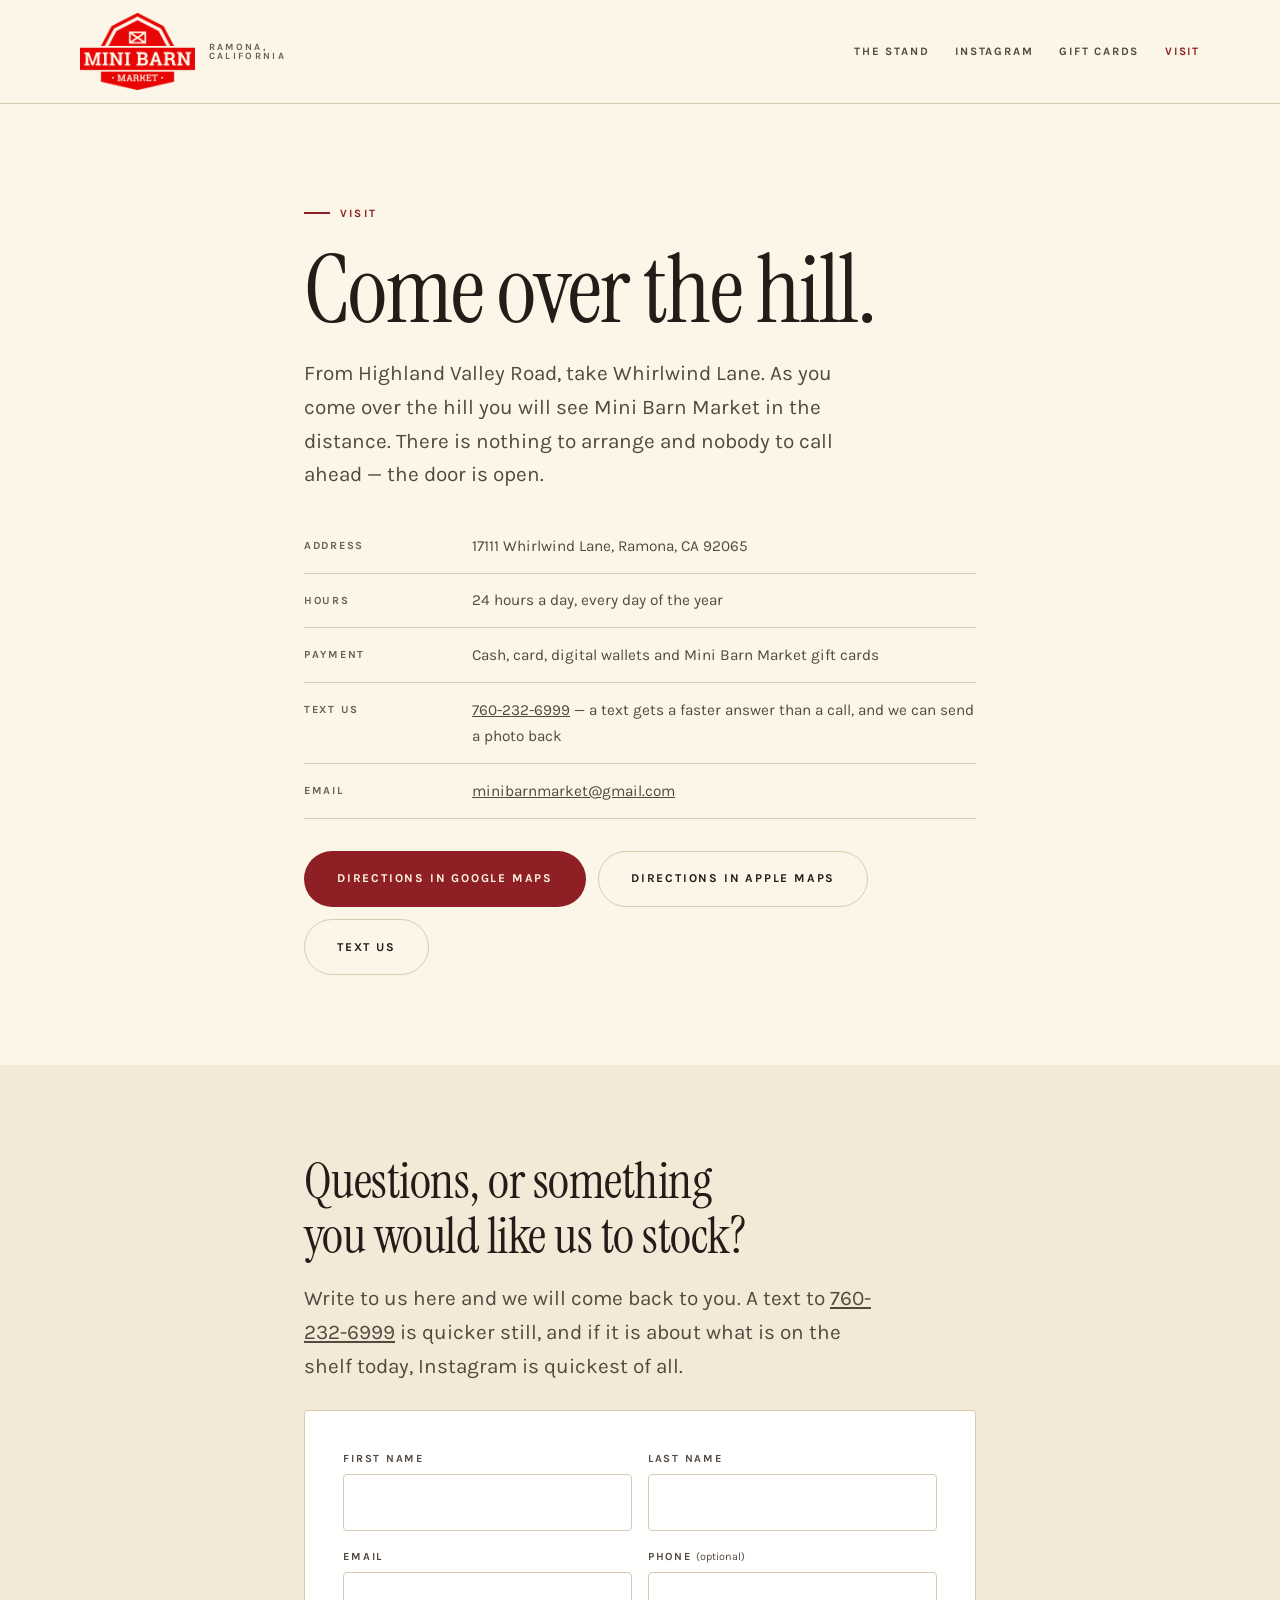
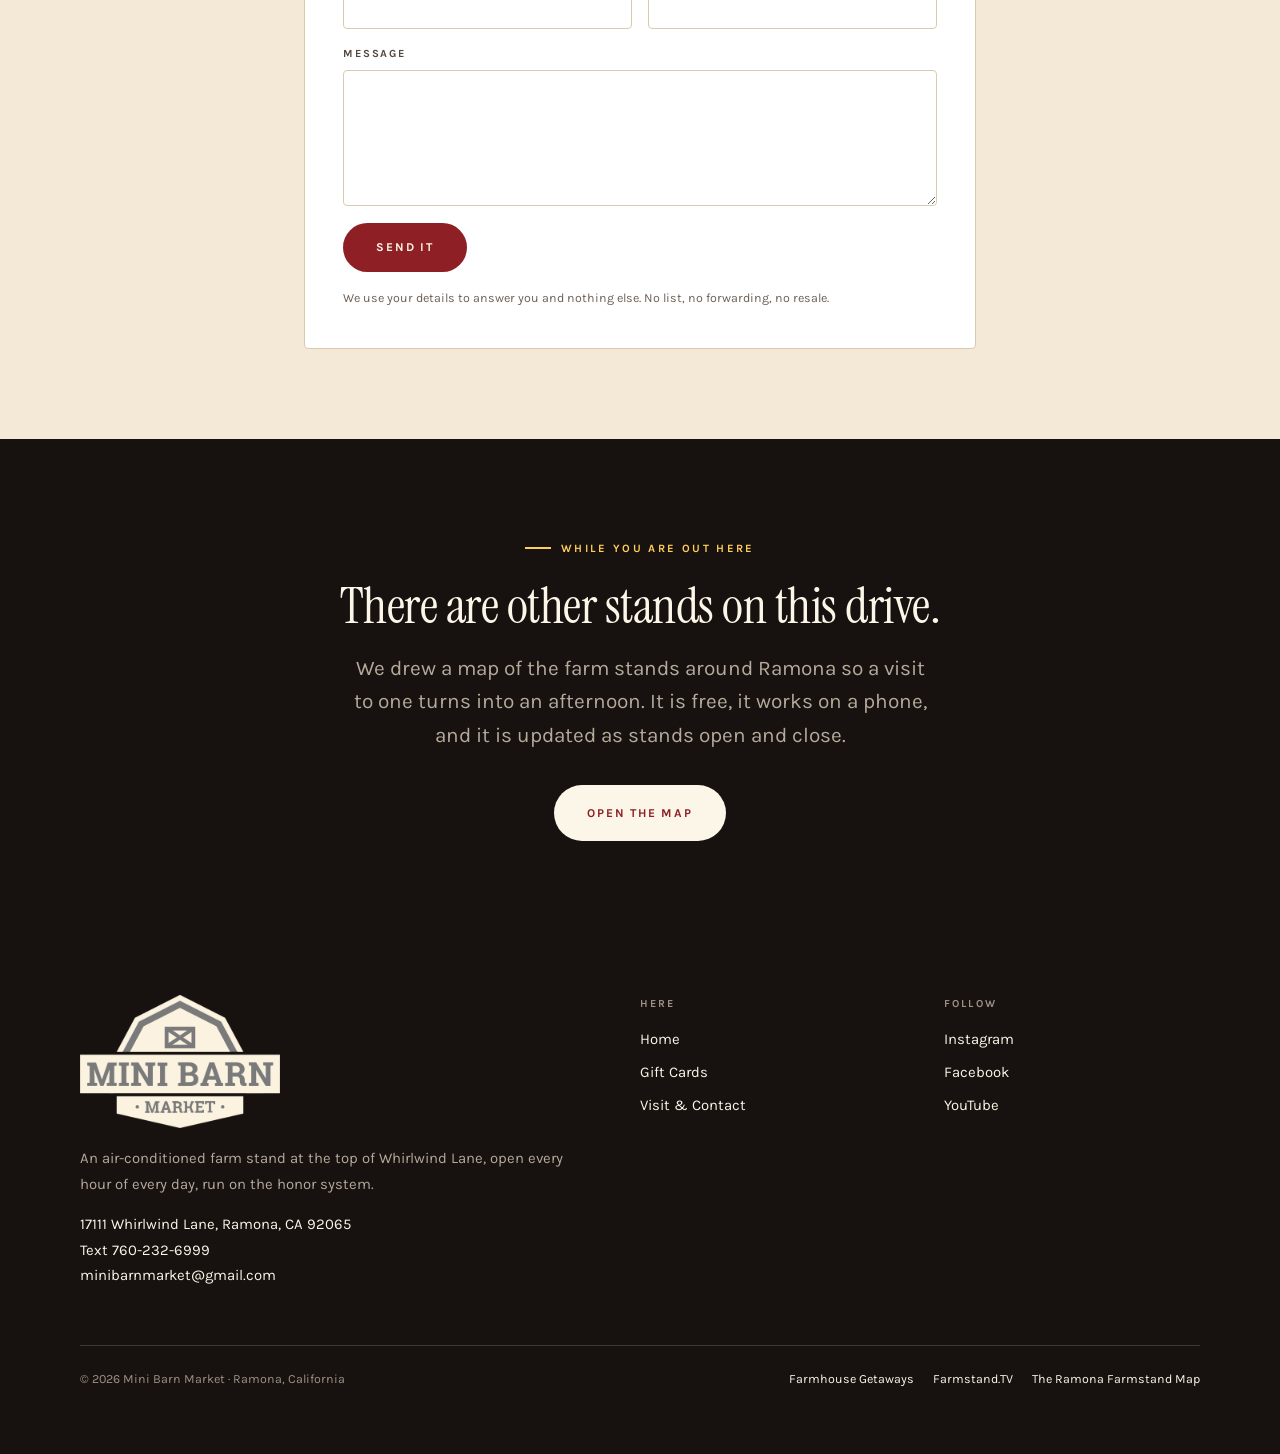
<file: contact.html>
<!DOCTYPE html>
<html lang="en">
<head>
<meta charset="utf-8">
<!-- Google tag (gtag.js) -->
<script src="/js/attribution.js"></script>
<script async src="https://www.googletagmanager.com/gtag/js?id=G-ZWF3V4V2GE"></script>
<script>
  window.dataLayer = window.dataLayer || [];
  function gtag(){dataLayer.push(arguments);}
  gtag('js', new Date());
  gtag('config', 'G-ZWF3V4V2GE');
</script>
<meta name="viewport" content="width=device-width, initial-scale=1">
<title>Visit &amp; Contact — Mini Barn Market</title>
<meta name="description" content="Mini Barn Market is at 17111 Whirlwind Lane, Ramona, CA 92065, open 24 hours a day. Directions, text us, email and a contact form.">
<link rel="canonical" href="https://minibarnmarket.com/contact">
<meta property="og:site_name" content="Mini Barn Market">
<meta property="og:title" content="Visit &amp; Contact — Mini Barn Market">
<meta property="og:description" content="Mini Barn Market is at 17111 Whirlwind Lane, Ramona, CA 92065, open 24 hours a day. Directions, text us, email and a contact form.">
<meta property="og:type" content="website">
<meta property="og:url" content="https://minibarnmarket.com/contact">
<meta property="og:image" content="https://minibarnmarket.com/images/rbr-eggs-kids.jpg">
<meta name="twitter:card" content="summary_large_image">
<link rel="preconnect" href="https://fonts.googleapis.com">
<link rel="preconnect" href="https://fonts.gstatic.com" crossorigin>
<link href="https://fonts.googleapis.com/css2?family=Instrument+Serif:ital@0;1&family=Karla:ital,wght@0,400;0,500;0,700;1,400&display=swap" rel="stylesheet">
<link rel="icon" href="/favicon.svg" type="image/svg+xml">
<meta name="theme-color" content="#8E1F24">
<link rel="stylesheet" href="/css/site.css?v=6f5d11fb">
<script>if(!window.matchMedia('(prefers-reduced-motion: reduce)').matches)document.documentElement.className+=' js';</script>
<script src="/js/scroll-progress.js" defer></script>
</head>
<body>
<a class="skip" href="#main">Skip to content</a>
<header class="masthead">
  <div class="wrap masthead-inner">
    <a class="wordmark" href="/"><img src="/images/logo-red.png" width="1000" height="669" alt="Mini Barn Market"><span>Ramona, California</span></a>
    <nav class="nav" aria-label="Main"><a href="/#stand">The Stand</a><a href="/#instagram">Instagram</a><a href="/giftcards">Gift Cards</a><a href="/contact" aria-current="page">Visit</a></nav>
  </div>
</header>
<main id="main">
<section class="band paper">
  <div class="wrap wrap-narrow">
    <p class="tag">Visit</p>
    <h1 class="display">Come over the hill.</h1>
    <p class="lede">From Highland Valley Road, take Whirlwind Lane. As you come
      over the hill you will see Mini Barn Market in the distance. There is
      nothing to arrange and nobody to call ahead — the door is open.</p>
    <ul class="facts">
      <li><span class="k">Address</span><span class="v">17111 Whirlwind Lane, Ramona, CA 92065</span></li>
      <li><span class="k">Hours</span><span class="v">24 hours a day, every day of the year</span></li>
      <li><span class="k">Payment</span><span class="v">Cash, card, digital wallets and Mini Barn Market gift cards</span></li>
      <li><span class="k">Text us</span><span class="v"><a href="sms:+17602326999">760-232-6999</a> &mdash; a text gets a faster answer than a call, and we can send a photo back</span></li>
      <li><span class="k">Email</span><span class="v"><a href="mailto:minibarnmarket@gmail.com">minibarnmarket@gmail.com</a></span></li>
    </ul>
    <div class="btn-row">
      <a class="btn btn-go" href="https://www.google.com/maps/dir/?api=1&destination=33.0217514,-116.9316667" target="_blank" rel="noopener">Directions in Google Maps</a>
      <a class="btn btn-line" href="https://maps.apple.com/?daddr=33.0217514,-116.9316667&dirflg=d" target="_blank" rel="noopener">Directions in Apple Maps</a>
      <a class="btn btn-line" href="sms:+17602326999">Text us</a>
    </div>
  </div>
</section>

<section class="band paper-2 rv">
  <div class="wrap wrap-narrow">
    <h2 class="headline">Questions, or something you would like us to stock?</h2>
    <p class="lede">Write to us here and we will come back to you. A text to
      <a href="sms:+17602326999">760-232-6999</a> is quicker still, and if it is about
      what is on the shelf today, Instagram is quickest of all.</p>

    <form action='/thanks' class='form-card' method='POST' name='contact' data-netlify="true" netlify-honeypot="bot-field">
      <input type="hidden" name="form-name" value="contact">
        <input type="hidden" name="arrived-from" value=""><input type="hidden" name="first-visit-from" value=""><input type="hidden" name="arrived-landing" value=""><input type="hidden" name="arrived-referrer" value=""><input type="hidden" name="arrived-campaign" value=""><input type="hidden" name="arrived-click-id" value="">
      <p class="hp"><label>Do not fill this in: <input name="bot-field"></label></p>

      <div class="field-pair">
        <div class="field">
          <label for="first">First name</label>
          <input id="first" name="first-name" type="text" autocomplete="given-name" required>
        </div>
        <div class="field">
          <label for="last">Last name</label>
          <input id="last" name="last-name" type="text" autocomplete="family-name" required>
        </div>
      </div>
      <div class="field-pair">
        <div class="field">
          <label for="email">Email</label>
          <input id="email" name="email" type="email" autocomplete="email" required>
        </div>
        <div class="field">
          <label for="phone">Phone <span style="text-transform:none;letter-spacing:0;font-weight:400">(optional)</span></label>
          <input id="phone" name="phone" type="tel" autocomplete="tel">
        </div>
      </div>
      <div class="field">
        <label for="message">Message</label>
        <textarea id="message" name="message" required></textarea>
      </div>
      <button class="btn btn-go" type="submit">Send it</button>
      <p class="fine">We use your details to answer you and nothing else. No list,
        no forwarding, no resale.</p>
    </form>
  </div>
</section>

<section class="band dark rv">
  <div class="wrap wrap-narrow centered">
    <p class="tag">While you are out here</p>
    <h2 class="headline">There are other stands on this drive.</h2>
    <p class="lede">We drew a map of the farm stands around Ramona so a visit to
      one turns into an afternoon. It is free, it works on a phone, and it is
      updated as stands open and close.</p>
    <div class="btn-row"><a class="btn btn-go" href="https://farmstandtv.com/maps" target="_blank" rel="noopener">Open the map</a></div>
  </div>
</section>
</main>
<footer class="foot">
  <div class="wrap">
    <div class="foot-grid">
      <div>
        <img class="foot-mark" src="/images/logo-tan.png" width="1000" height="669" alt="Mini Barn Market">
        <p>An air-conditioned farm stand at the top of Whirlwind Lane, open every
           hour of every day, run on the honor system.</p>
        <p><a href="https://www.google.com/maps/dir/?api=1&destination=33.0217514,-116.9316667" target="_blank" rel="noopener">17111 Whirlwind Lane, Ramona, CA 92065</a><br>
           <a href="sms:+17602326999">Text 760-232-6999</a><br>
           <a href="mailto:minibarnmarket@gmail.com">minibarnmarket@gmail.com</a></p>
      </div>
      <div>
        <h2>Here</h2>
        <ul>
          <li><a href="/">Home</a></li>
          <li><a href="/giftcards">Gift Cards</a></li>
          <li><a href="/contact">Visit &amp; Contact</a></li>
        </ul>
      </div>
      <div>
        <h2>Follow</h2>
        <ul>
          <li><a href="https://www.instagram.com/minibarnmarket/" target="_blank" rel="noopener">Instagram</a></li>
          <li><a href="https://www.facebook.com/minibarnmarketramona" target="_blank" rel="noopener">Facebook</a></li>
          <li><a href="https://www.youtube.com/channel/UCrv4uGI6qNeQpDjoDmMhRxQ" target="_blank" rel="noopener">YouTube</a></li>
        </ul>
      </div>
    </div>
    <div class="foot-fine">
      <span>&copy; 2026 Mini Barn Market &middot; Ramona, California</span>
      <span class="sisters">
        <a href="https://farmhousegetaways.com/" target="_blank" rel="noopener">Farmhouse Getaways</a>
        <a href="https://farmstandtv.com/" target="_blank" rel="noopener">Farmstand.TV</a>
        <a href="https://farmstandtv.com/maps" target="_blank" rel="noopener">The Ramona Farmstand Map</a>
      </span>
    </div>
  </div>
</footer>
<script>
/* Reveal each section as it arrives. If anything in here throws, the catch
   strips the .js class and everything becomes visible again — a decorative
   animation must never cost somebody the content. */
(function () {
  try {
    var els = document.querySelectorAll('.rv');
    if (!('IntersectionObserver' in window)) throw 0;
    var io = new IntersectionObserver(function (entries) {
      entries.forEach(function (e) {
        if (e.isIntersecting) { e.target.classList.add('in'); io.unobserve(e.target); }
      });
    }, { rootMargin: '0px 0px -10% 0px' });
    for (var i = 0; i < els.length; i++) {
      if (els[i].getBoundingClientRect().top < window.innerHeight) els[i].classList.add('in');
      else io.observe(els[i]);
    }
  } catch (err) {
    document.documentElement.className =
      document.documentElement.className.replace(/\bjs\b/, '');
  }
})();
</script>
</body>
</html>
</file>
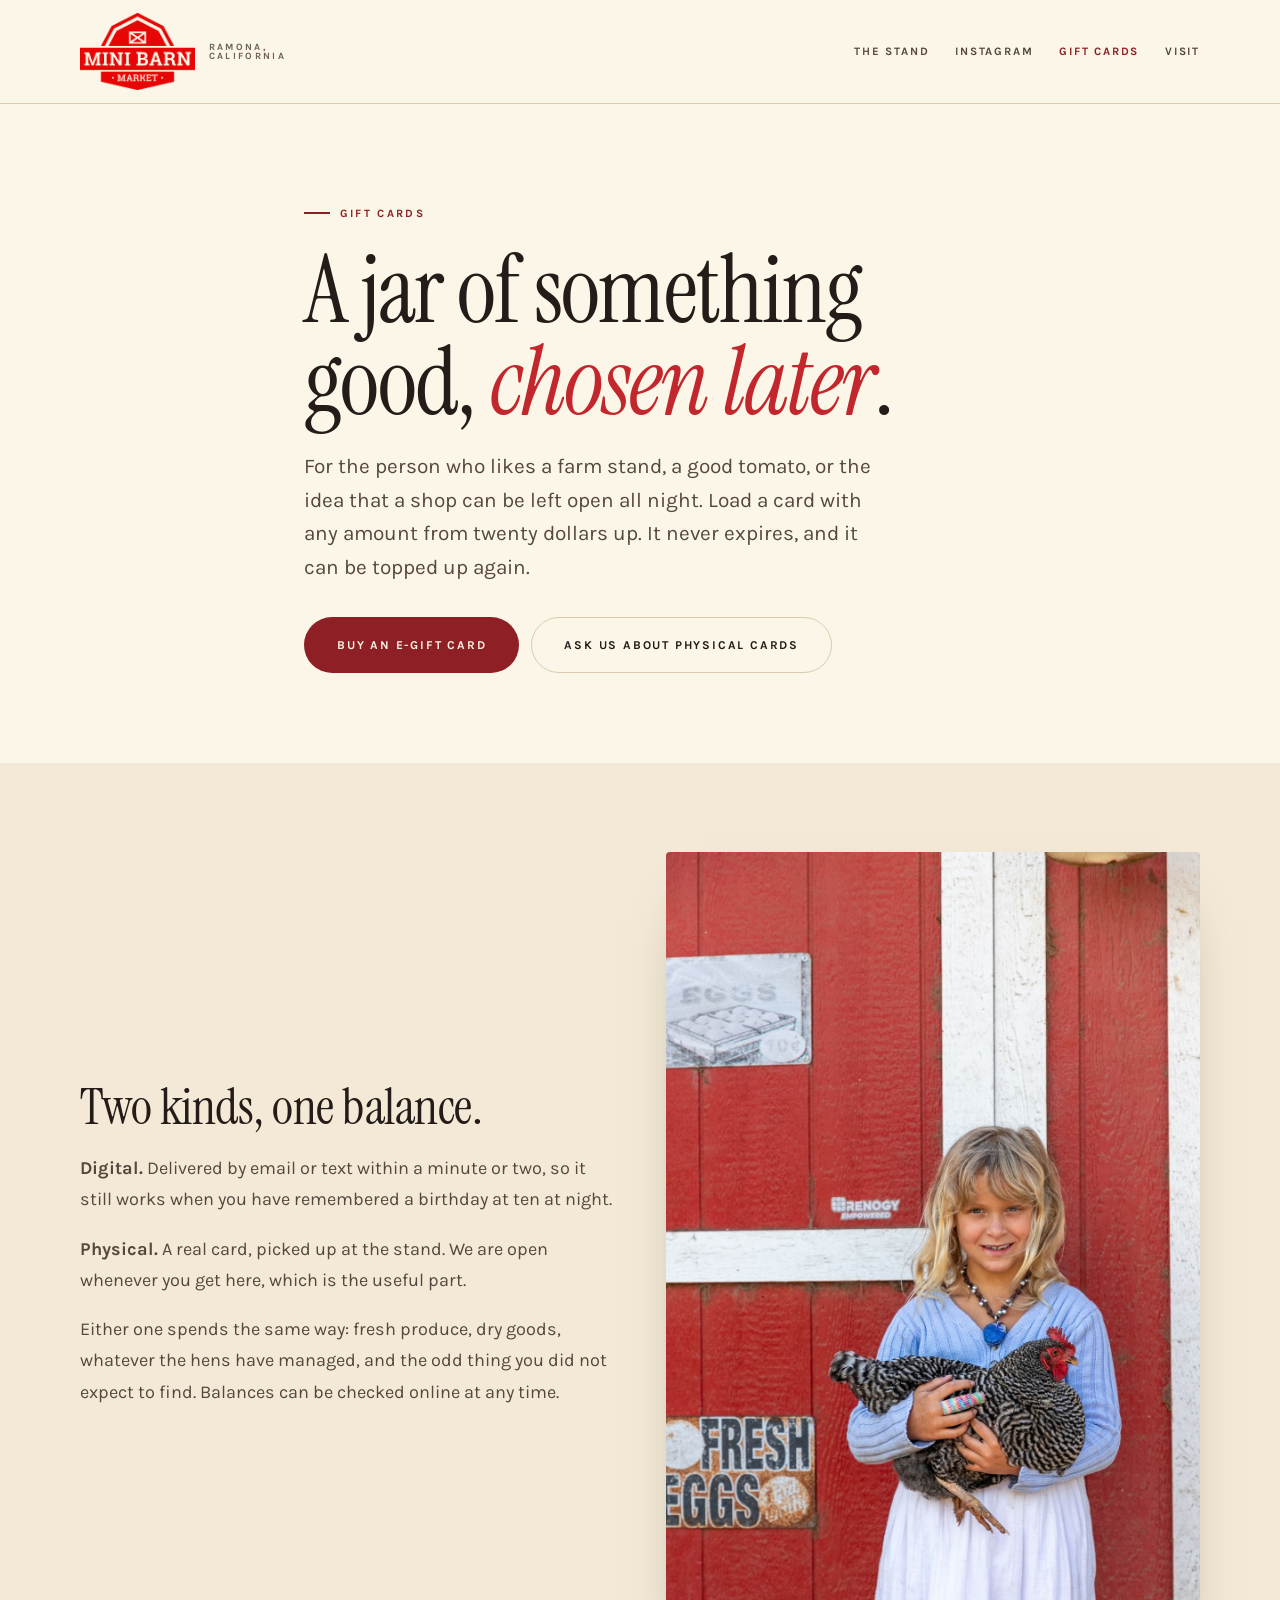
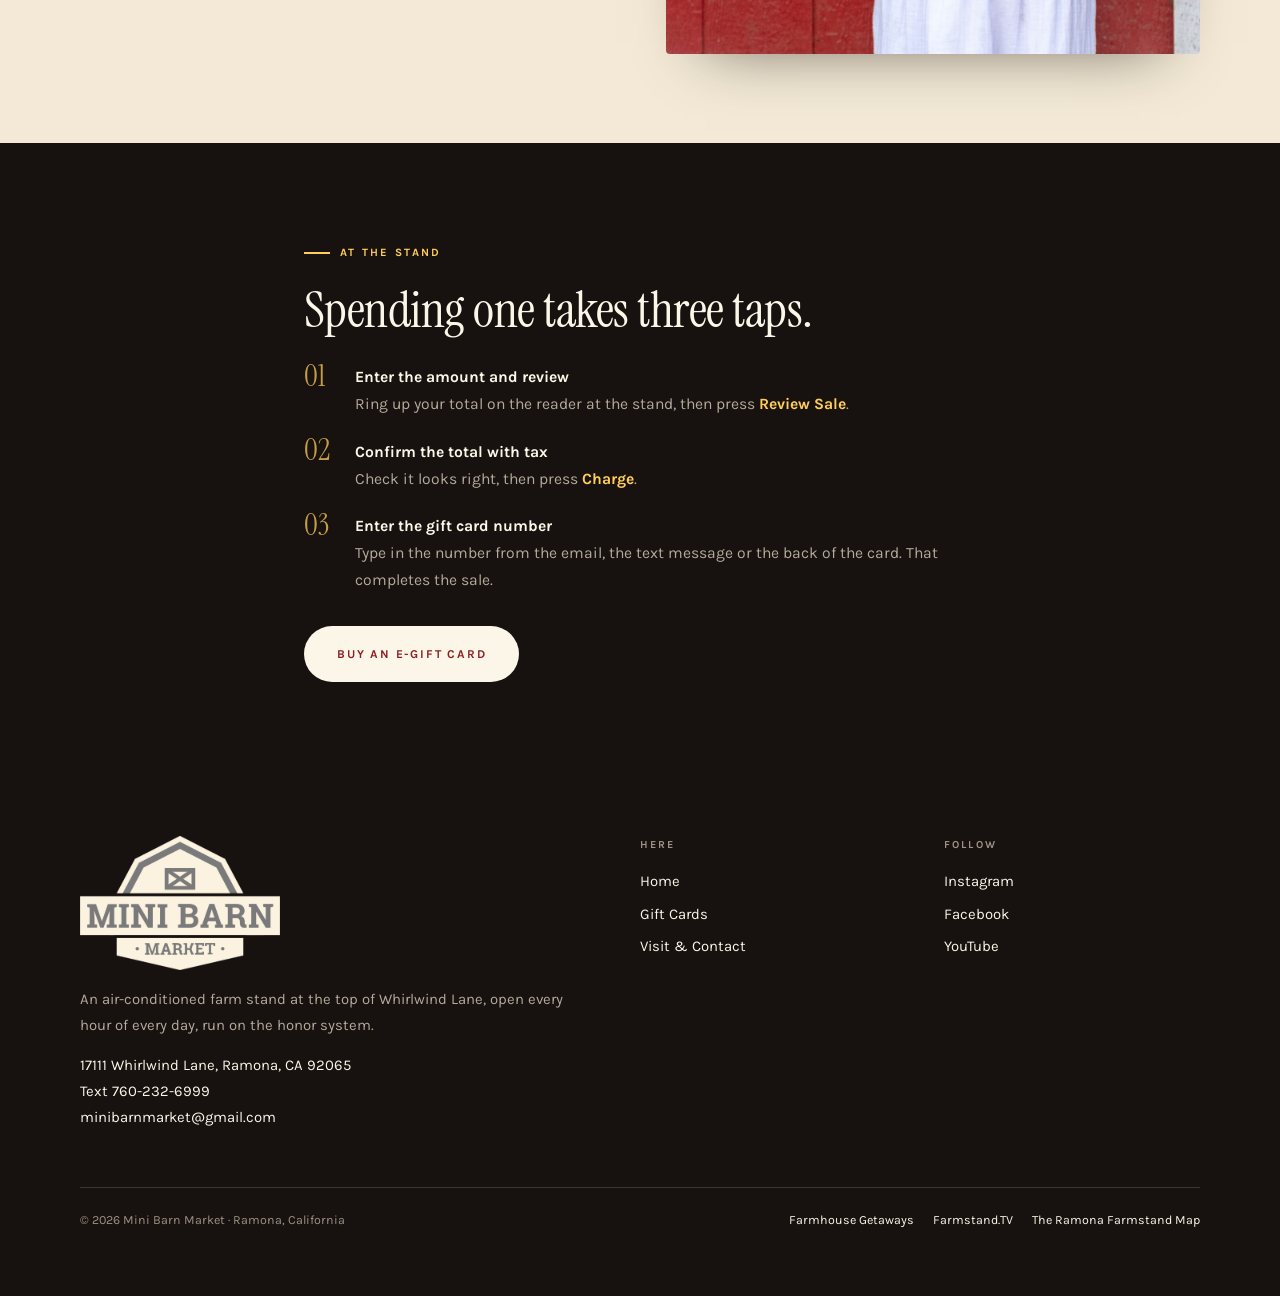
<file: giftcards.html>
<!DOCTYPE html>
<html lang="en">
<head>
<meta charset="utf-8">
<!-- Google tag (gtag.js) -->
<script src="/js/attribution.js"></script>
<script async src="https://www.googletagmanager.com/gtag/js?id=G-ZWF3V4V2GE"></script>
<script>
  window.dataLayer = window.dataLayer || [];
  function gtag(){dataLayer.push(arguments);}
  gtag('js', new Date());
  gtag('config', 'G-ZWF3V4V2GE');
</script>
<meta name="viewport" content="width=device-width, initial-scale=1">
<title>Gift Cards — Mini Barn Market</title>
<meta name="description" content="Mini Barn Market gift cards. Digital or physical, any amount from $20, no expiration, reloadable, redeemable at the stand in Ramona, California.">
<link rel="canonical" href="https://minibarnmarket.com/giftcards">
<meta property="og:site_name" content="Mini Barn Market">
<meta property="og:title" content="Gift Cards — Mini Barn Market">
<meta property="og:description" content="Mini Barn Market gift cards. Digital or physical, any amount from $20, no expiration, reloadable, redeemable at the stand in Ramona, California.">
<meta property="og:type" content="website">
<meta property="og:url" content="https://minibarnmarket.com/giftcards">
<meta property="og:image" content="https://minibarnmarket.com/images/rbr-girl-chicken.jpg">
<meta name="twitter:card" content="summary_large_image">
<link rel="preconnect" href="https://fonts.googleapis.com">
<link rel="preconnect" href="https://fonts.gstatic.com" crossorigin>
<link href="https://fonts.googleapis.com/css2?family=Instrument+Serif:ital@0;1&family=Karla:ital,wght@0,400;0,500;0,700;1,400&display=swap" rel="stylesheet">
<link rel="icon" href="/favicon.svg" type="image/svg+xml">
<meta name="theme-color" content="#8E1F24">
<link rel="stylesheet" href="/css/site.css?v=6f5d11fb">
<script>if(!window.matchMedia('(prefers-reduced-motion: reduce)').matches)document.documentElement.className+=' js';</script>
<script src="/js/scroll-progress.js" defer></script>
</head>
<body>
<a class="skip" href="#main">Skip to content</a>
<header class="masthead">
  <div class="wrap masthead-inner">
    <a class="wordmark" href="/"><img src="/images/logo-red.png" width="1000" height="669" alt="Mini Barn Market"><span>Ramona, California</span></a>
    <nav class="nav" aria-label="Main"><a href="/#stand">The Stand</a><a href="/#instagram">Instagram</a><a href="/giftcards" aria-current="page">Gift Cards</a><a href="/contact">Visit</a></nav>
  </div>
</header>
<main id="main">
<section class="band paper">
  <div class="wrap wrap-narrow">
    <p class="tag">Gift cards</p>
    <h1 class="display">A jar of something good, <em class="lit">chosen later</em>.</h1>
    <p class="lede">For the person who likes a farm stand, a good tomato, or the
      idea that a shop can be left open all night. Load a card with any amount
      from twenty dollars up. It never expires, and it can be topped up again.</p>
    <div class="btn-row">
      <a class="btn btn-go" href="https://app.squareup.com/gift/MLFXRE2SMXWMG/order" target="_blank" rel="noopener">Buy an e-gift card</a>
      <a class="btn btn-line" href="/contact">Ask us about physical cards</a>
    </div>
  </div>
</section>

<section class="band paper-2 rv">
  <div class="wrap split">
    <div>
      <h2 class="headline">Two kinds, one balance.</h2>
      <div class="prose">
        <p><b>Digital.</b> Delivered by email or text within a minute or two, so
          it still works when you have remembered a birthday at ten at night.</p>
        <p><b>Physical.</b> A real card, picked up at the stand. We are open
          whenever you get here, which is the useful part.</p>
        <p>Either one spends the same way: fresh produce, dry goods, whatever
          the hens have managed, and the odd thing you did not expect to find.
          Balances can be checked online at any time.</p>
      </div>
    </div>
    <div class="shot">
      <img src="/images/rbr-girl-chicken.jpg" width="1200" height="1800" loading="lazy" alt="A child holding a hen in the yard behind the barn.">
    </div>
  </div>
</section>

<section class="band dark rv">
  <div class="wrap wrap-narrow">
    <p class="tag">At the stand</p>
    <h2 class="headline">Spending one takes three taps.</h2>
    <ol class="steps">
      <li><b>Enter the amount and review</b>Ring up your total on the reader at
        the stand, then press <em>Review Sale</em>.</li>
      <li><b>Confirm the total with tax</b>Check it looks right, then press
        <em>Charge</em>.</li>
      <li><b>Enter the gift card number</b>Type in the number from the email,
        the text message or the back of the card. That completes the sale.</li>
    </ol>
    <div class="btn-row"><a class="btn btn-go" href="https://app.squareup.com/gift/MLFXRE2SMXWMG/order" target="_blank" rel="noopener">Buy an e-gift card</a></div>
  </div>
</section>
</main>
<footer class="foot">
  <div class="wrap">
    <div class="foot-grid">
      <div>
        <img class="foot-mark" src="/images/logo-tan.png" width="1000" height="669" alt="Mini Barn Market">
        <p>An air-conditioned farm stand at the top of Whirlwind Lane, open every
           hour of every day, run on the honor system.</p>
        <p><a href="https://www.google.com/maps/dir/?api=1&destination=33.0217514,-116.9316667" target="_blank" rel="noopener">17111 Whirlwind Lane, Ramona, CA 92065</a><br>
           <a href="sms:+17602326999">Text 760-232-6999</a><br>
           <a href="mailto:minibarnmarket@gmail.com">minibarnmarket@gmail.com</a></p>
      </div>
      <div>
        <h2>Here</h2>
        <ul>
          <li><a href="/">Home</a></li>
          <li><a href="/giftcards">Gift Cards</a></li>
          <li><a href="/contact">Visit &amp; Contact</a></li>
        </ul>
      </div>
      <div>
        <h2>Follow</h2>
        <ul>
          <li><a href="https://www.instagram.com/minibarnmarket/" target="_blank" rel="noopener">Instagram</a></li>
          <li><a href="https://www.facebook.com/minibarnmarketramona" target="_blank" rel="noopener">Facebook</a></li>
          <li><a href="https://www.youtube.com/channel/UCrv4uGI6qNeQpDjoDmMhRxQ" target="_blank" rel="noopener">YouTube</a></li>
        </ul>
      </div>
    </div>
    <div class="foot-fine">
      <span>&copy; 2026 Mini Barn Market &middot; Ramona, California</span>
      <span class="sisters">
        <a href="https://farmhousegetaways.com/" target="_blank" rel="noopener">Farmhouse Getaways</a>
        <a href="https://farmstandtv.com/" target="_blank" rel="noopener">Farmstand.TV</a>
        <a href="https://farmstandtv.com/maps" target="_blank" rel="noopener">The Ramona Farmstand Map</a>
      </span>
    </div>
  </div>
</footer>
<script>
/* Reveal each section as it arrives. If anything in here throws, the catch
   strips the .js class and everything becomes visible again — a decorative
   animation must never cost somebody the content. */
(function () {
  try {
    var els = document.querySelectorAll('.rv');
    if (!('IntersectionObserver' in window)) throw 0;
    var io = new IntersectionObserver(function (entries) {
      entries.forEach(function (e) {
        if (e.isIntersecting) { e.target.classList.add('in'); io.unobserve(e.target); }
      });
    }, { rootMargin: '0px 0px -10% 0px' });
    for (var i = 0; i < els.length; i++) {
      if (els[i].getBoundingClientRect().top < window.innerHeight) els[i].classList.add('in');
      else io.observe(els[i]);
    }
  } catch (err) {
    document.documentElement.className =
      document.documentElement.className.replace(/\bjs\b/, '');
  }
})();
</script>
</body>
</html>
</file>
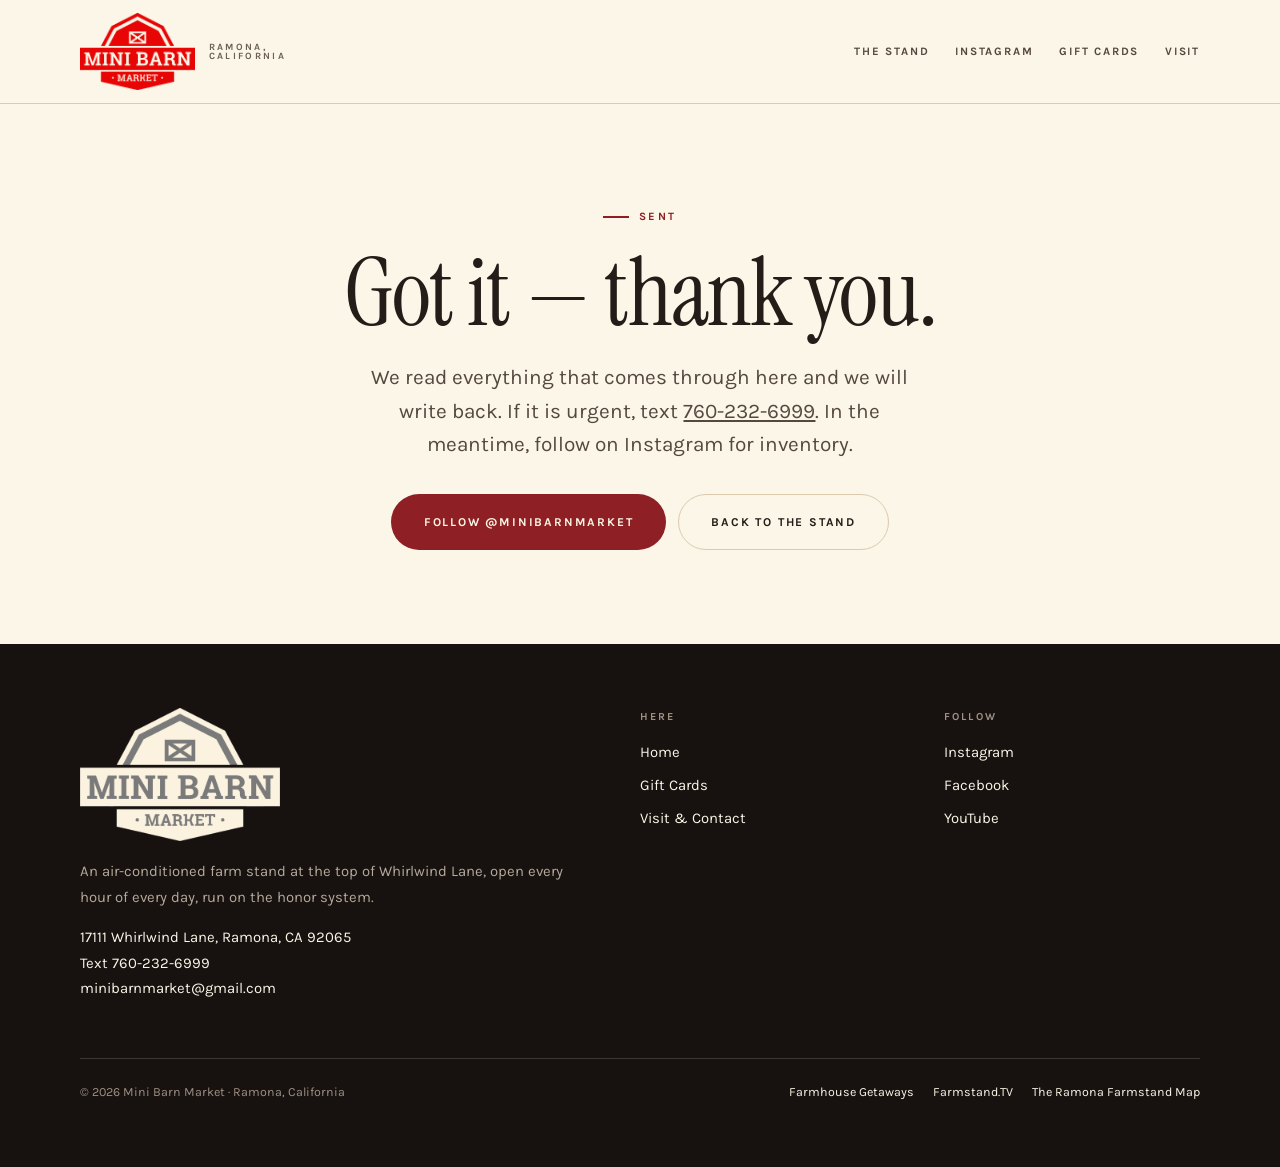
<file: thanks.html>
<!DOCTYPE html>
<html lang="en">
<head>
<meta charset="utf-8">
<!-- Google tag (gtag.js) -->
<script src="/js/attribution.js"></script>
<script async src="https://www.googletagmanager.com/gtag/js?id=G-ZWF3V4V2GE"></script>
<script>
  window.dataLayer = window.dataLayer || [];
  function gtag(){dataLayer.push(arguments);}
  gtag('js', new Date());
  gtag('config', 'G-ZWF3V4V2GE');
</script>
<meta name="viewport" content="width=device-width, initial-scale=1">
<meta name="robots" content="noindex">
<title>Thank you — Mini Barn Market</title>
<meta name="description" content="Your message has been sent to Mini Barn Market.">
<link rel="canonical" href="https://minibarnmarket.com/thanks">
<meta property="og:site_name" content="Mini Barn Market">
<meta property="og:title" content="Thank you — Mini Barn Market">
<meta property="og:description" content="Your message has been sent to Mini Barn Market.">
<meta property="og:type" content="website">
<meta property="og:url" content="https://minibarnmarket.com/thanks">
<meta property="og:image" content="https://minibarnmarket.com/images/mbm-painting.jpg">
<meta name="twitter:card" content="summary_large_image">
<link rel="preconnect" href="https://fonts.googleapis.com">
<link rel="preconnect" href="https://fonts.gstatic.com" crossorigin>
<link href="https://fonts.googleapis.com/css2?family=Instrument+Serif:ital@0;1&family=Karla:ital,wght@0,400;0,500;0,700;1,400&display=swap" rel="stylesheet">
<link rel="icon" href="/favicon.svg" type="image/svg+xml">
<meta name="theme-color" content="#8E1F24">
<link rel="stylesheet" href="/css/site.css?v=6f5d11fb">
<script>if(!window.matchMedia('(prefers-reduced-motion: reduce)').matches)document.documentElement.className+=' js';</script>
<script src="/js/scroll-progress.js" defer></script>
</head>
<body>
<a class="skip" href="#main">Skip to content</a>
<header class="masthead">
  <div class="wrap masthead-inner">
    <a class="wordmark" href="/"><img src="/images/logo-red.png" width="1000" height="669" alt="Mini Barn Market"><span>Ramona, California</span></a>
    <nav class="nav" aria-label="Main"><a href="/#stand">The Stand</a><a href="/#instagram">Instagram</a><a href="/giftcards">Gift Cards</a><a href="/contact">Visit</a></nav>
  </div>
</header>
<main id="main">
<section class="band paper" style="min-height:60vh;display:grid;align-items:center">
  <div class="wrap wrap-narrow centered">
    <p class="tag">Sent</p>
    <h1 class="display">Got it — thank you.</h1>
    <p class="lede">We read everything that comes through here and we will write
      back. If it is urgent, text <a href="sms:+17602326999">760-232-6999</a>. In the
      meantime, follow on Instagram for inventory.</p>
    <div class="btn-row">
      <a class="btn btn-go" href="https://www.instagram.com/minibarnmarket/" target="_blank" rel="noopener">Follow @minibarnmarket</a>
      <a class="btn btn-line" href="/">Back to the stand</a>
    </div>
  </div>
</section>
</main>
<footer class="foot">
  <div class="wrap">
    <div class="foot-grid">
      <div>
        <img class="foot-mark" src="/images/logo-tan.png" width="1000" height="669" alt="Mini Barn Market">
        <p>An air-conditioned farm stand at the top of Whirlwind Lane, open every
           hour of every day, run on the honor system.</p>
        <p><a href="https://www.google.com/maps/dir/?api=1&destination=33.0217514,-116.9316667" target="_blank" rel="noopener">17111 Whirlwind Lane, Ramona, CA 92065</a><br>
           <a href="sms:+17602326999">Text 760-232-6999</a><br>
           <a href="mailto:minibarnmarket@gmail.com">minibarnmarket@gmail.com</a></p>
      </div>
      <div>
        <h2>Here</h2>
        <ul>
          <li><a href="/">Home</a></li>
          <li><a href="/giftcards">Gift Cards</a></li>
          <li><a href="/contact">Visit &amp; Contact</a></li>
        </ul>
      </div>
      <div>
        <h2>Follow</h2>
        <ul>
          <li><a href="https://www.instagram.com/minibarnmarket/" target="_blank" rel="noopener">Instagram</a></li>
          <li><a href="https://www.facebook.com/minibarnmarketramona" target="_blank" rel="noopener">Facebook</a></li>
          <li><a href="https://www.youtube.com/channel/UCrv4uGI6qNeQpDjoDmMhRxQ" target="_blank" rel="noopener">YouTube</a></li>
        </ul>
      </div>
    </div>
    <div class="foot-fine">
      <span>&copy; 2026 Mini Barn Market &middot; Ramona, California</span>
      <span class="sisters">
        <a href="https://farmhousegetaways.com/" target="_blank" rel="noopener">Farmhouse Getaways</a>
        <a href="https://farmstandtv.com/" target="_blank" rel="noopener">Farmstand.TV</a>
        <a href="https://farmstandtv.com/maps" target="_blank" rel="noopener">The Ramona Farmstand Map</a>
      </span>
    </div>
  </div>
</footer>
<script>
/* Reveal each section as it arrives. If anything in here throws, the catch
   strips the .js class and everything becomes visible again — a decorative
   animation must never cost somebody the content. */
(function () {
  try {
    var els = document.querySelectorAll('.rv');
    if (!('IntersectionObserver' in window)) throw 0;
    var io = new IntersectionObserver(function (entries) {
      entries.forEach(function (e) {
        if (e.isIntersecting) { e.target.classList.add('in'); io.unobserve(e.target); }
      });
    }, { rootMargin: '0px 0px -10% 0px' });
    for (var i = 0; i < els.length; i++) {
      if (els[i].getBoundingClientRect().top < window.innerHeight) els[i].classList.add('in');
      else io.observe(els[i]);
    }
  } catch (err) {
    document.documentElement.className =
      document.documentElement.className.replace(/\bjs\b/, '');
  }
})();
</script>
</body>
</html>
</file>
<file: css/site.css>
/* ==========================================================================
   MINI BARN MARKET

   The third site in the family. Farmhouse Getaways is sage and blush — the
   house you sleep in. Farmstand.TV is near-black and one bright green — a
   screen you switch on. This one is the barn itself: painted red, cream
   paper, straw, and the warm dark of a shed light left on all night.

   Same two typefaces as the other two, on purpose. That is the family
   resemblance; the color is what tells them apart.

   The idea the whole page has to carry: the door is never locked and nobody
   is watching. Everything here should feel like being trusted.
   ========================================================================== */

:root {
  /* Straight off the logo files. --barn is the red in MBM_Logo_Fill_V3,
     --straw is the gold in the Halloween/Honey mark. Sampling them rather
     than inventing near-misses is what keeps the site and the sign on the
     fence looking like the same business. */
  --barn:       #C1272D;   /* on cream — 5.4:1 */
  --barn-dk:    #8E1F24;   /* band background */
  --barn-lit:   #F5836A;   /* red that survives on the night band */

  --straw:      #FFCD59;   /* 6.0:1 on barn-dk, 12.5:1 on night */
  --straw-pale: #FFCD59;
  --straw-lo:   #8A6410;   /* the gold, dark enough to read on cream */

  --cream:      #FBF6E7;
  --cream-2:    #F3E9D6;
  --oat:        #E7DAC0;
  --oat-line:   #DACBAE;

  --night:      #17120F;
  --night-2:    #221A15;

  --ink:        #241C18;
  --ink-soft:   #55483F;
  --ink-faint:  #6E6055;
  --mute:       #B5A99B;
  --mute-2:     #9E9184;

  --display: "Instrument Serif", Georgia, serif;
  --body:    "Karla", -apple-system, BlinkMacSystemFont, sans-serif;

  --gutter:  clamp(1.25rem, 5vw, 5rem);
  --measure: 36rem;
  --radius:  4px;
}

*, *::before, *::after { box-sizing: border-box; }
html { -webkit-text-size-adjust: 100%; scroll-behavior: smooth; }
@media (prefers-reduced-motion: reduce) {
  html { scroll-behavior: auto; }
  *, *::before, *::after { animation-duration: .01ms !important; transition-duration: .01ms !important; }
}

body {
  margin: 0;
  background: var(--cream);
  color: var(--ink);
  font-family: var(--body);
  font-size: clamp(1.0625rem, .35vw + 1rem, 1.13rem);
  line-height: 1.72;
  -webkit-font-smoothing: antialiased;
}

/* height:auto is load-bearing. Every <img> carries width/height attributes so
   the layout does not jump while they load; without this the height attribute
   wins wherever CSS sets only a width and the picture stretches. */
img, video { display: block; max-width: 100%; height: auto; }
a { color: inherit; }
:focus-visible { outline: 2px solid var(--barn); outline-offset: 3px; }

.skip {
  position: absolute; left: -9999px; top: 0; z-index: 100;
  background: var(--barn-dk); color: var(--cream);
  padding: .75rem 1.25rem; font-size: .78rem;
  letter-spacing: .1em; text-transform: uppercase;
}
.skip:focus { left: 0; }

/* ---------- layout ---------- */
.wrap { max-width: 78rem; margin: 0 auto; padding-inline: var(--gutter); }
.wrap-narrow { max-width: 50rem; }
.band { padding-block: clamp(3.25rem, 7vw, 6.5rem); }
.band-tight { padding-block: clamp(2rem, 4vw, 3.5rem); }
.centered { text-align: center; }
.centered .lede { margin-inline: auto; }

.paper   { background: var(--cream); color: var(--ink); }
.paper-2 { background: var(--cream-2); color: var(--ink); }
.oat     { background: var(--oat); color: var(--ink); }
.red     { background: var(--barn-dk); color: var(--cream); }
.dark    { background: var(--night); color: var(--cream); }

/* ---------- type ---------- */
.tag {
  display: inline-flex; align-items: center; gap: .6rem;
  font-size: .7rem; font-weight: 700; letter-spacing: .21em;
  text-transform: uppercase; color: var(--barn-dk);
  margin: 0 0 1.3rem;
}
.tag::before { content: ""; width: 26px; height: 2px; background: currentColor; }
.red .tag  { color: var(--straw-pale); }
.dark .tag { color: var(--straw); }
.centered .tag { justify-content: center; }

.display {
  font-family: var(--display); font-weight: 400;
  font-size: clamp(2.7rem, 7.4vw, 6rem); line-height: .98;
  letter-spacing: -.018em; margin: 0 0 1.3rem; text-wrap: balance;
}
.headline {
  font-family: var(--display); font-weight: 400;
  font-size: clamp(2rem, 4vw, 3.35rem); line-height: 1.07;
  letter-spacing: -.01em; margin: 0 0 1.15rem; text-wrap: balance;
}
.subhead {
  font-family: var(--display); font-size: clamp(1.3rem, 1.8vw, 1.7rem);
  line-height: 1.22; margin: 0 0 .7rem;
}
em.lit { font-style: italic; color: var(--barn); }
.red em.lit  { color: var(--straw); font-style: italic; }
.dark em.lit { color: var(--straw); }

.lede {
  font-size: clamp(1.08rem, .7vw + .95rem, 1.3rem); line-height: 1.62;
  max-width: var(--measure); color: var(--ink-soft); margin: 0 0 1.7rem;
}
.red .lede  { color: var(--cream-2); }
.dark .lede { color: var(--mute); }
.prose p { margin: 0 0 1.15rem; color: var(--ink-soft); max-width: var(--measure); }
/* .prose inherits the light-background ink. On the two dark bands that lands
   at about 1.5:1 — the paragraph above the pull quote on the home page was
   effectively invisible until this was added. Same class of bug as the pull
   quote on Farmhouse Getaways. */
.dark .prose p { color: var(--mute); }
.red  .prose p { color: var(--cream-2); }
.red  .prose p b, .dark .prose p b { color: var(--cream); }
.centered .prose p { margin-inline: auto; }
.cap { font-size: .78rem; letter-spacing: .03em; color: var(--ink-faint); margin: .9rem 0 0; }
.dark .cap { color: var(--mute-2); }

/* the closing quote from Cory and Carissa */
.pull {
  font-family: var(--display); font-size: clamp(1.5rem, 2.6vw, 2.3rem);
  line-height: 1.28; margin: 0 0 1rem; color: var(--barn-dk);
  max-width: 34rem;
}
.dark .pull, .red .pull { color: var(--straw); }
.cite {
  font-size: .74rem; font-weight: 700; letter-spacing: .18em;
  text-transform: uppercase; color: var(--ink-faint); margin: 0;
}
.dark .cite { color: var(--mute-2); }
.red .cite  { color: var(--straw-pale); }

/* ---------- buttons ---------- */
.btn {
  display: inline-block; font-family: var(--body); font-size: .75rem;
  font-weight: 700; letter-spacing: .15em; text-transform: uppercase;
  padding: 1.05rem 2rem; text-decoration: none; cursor: pointer;
  border: 1.5px solid transparent; border-radius: 999px;
  transition: background .18s ease, color .18s ease, border-color .18s ease, transform .18s ease;
}
.btn:hover { transform: translateY(-2px); }
.btn-row { display: flex; flex-wrap: wrap; gap: .75rem; margin-top: 2rem; }
.centered .btn-row { justify-content: center; }

.btn-go   { background: var(--barn-dk); color: var(--cream); }
.btn-go:hover { background: var(--barn); }
.btn-line { border-color: var(--oat-line); color: var(--ink); }
.btn-line:hover { border-color: var(--ink); }

.red .btn-go, .dark .btn-go { background: var(--cream); color: var(--barn-dk); }
.red .btn-go:hover, .dark .btn-go:hover { background: #fff; }
.red .btn-line, .dark .btn-line, .gate .btn-line { border-color: rgba(251,246,231,.45); color: var(--cream); }
.red .btn-line:hover, .dark .btn-line:hover, .gate .btn-line:hover { border-color: var(--cream); }
/* The hero sits on a photograph rather than on one of the band classes, so it
   needs saying separately. Without this the second button is ink-on-dusk and
   you cannot see it at all. */
.gate .btn-go { background: var(--cream); color: var(--barn-dk); }
.gate .btn-go:hover { background: #fff; }

/* ---------- masthead ---------- */
.masthead {
  position: sticky; top: 0; z-index: 40;
  background: var(--cream); border-bottom: 1px solid var(--oat-line);
}
.masthead-inner {
  display: flex; align-items: center; justify-content: space-between;
  gap: 1rem; padding-block: .8rem; flex-wrap: wrap;
}
.wordmark { text-decoration: none; display: flex; align-items: center; gap: .85rem; line-height: 1; }
.wordmark img { width: clamp(84px, 9vw, 118px); height: auto; }
.wordmark span {
  display: block; font-size: .6rem; font-weight: 700; letter-spacing: .24em;
  text-transform: uppercase; color: var(--ink-faint); max-width: 8rem;
}
@media (max-width: 30rem) { .wordmark span { display: none; } }
.nav { display: flex; gap: clamp(.7rem, 2vw, 1.6rem); flex-wrap: wrap; align-items: center; }
.nav a {
  font-size: .71rem; font-weight: 700; letter-spacing: .16em;
  text-transform: uppercase; text-decoration: none; color: var(--ink-soft);
  padding-block: .3rem;
}
.nav a:hover, .nav a[aria-current="page"] { color: var(--barn-dk); }

/* ==========================================================================
   THE ARRIVAL
   ========================================================================== */
.gate {
  position: relative; overflow: hidden;
  min-height: clamp(540px, 88vh, 940px);
  display: grid; align-items: end;
  padding: clamp(3rem, 7vw, 6rem) var(--gutter) clamp(2.5rem, 6vw, 5rem);
  background: var(--night);
}
.gate-bg { position: absolute; inset: 0; }
.gate-bg img { width: 100%; height: 100%; object-fit: cover; }
/* The painting is bright, busy and pale in exactly the places the copy sits.
   Three passes: a wash over everything, a heavier column down the left where
   the words are, and a bottom vignette so the buttons have something to sit
   on. Checked at 390px, where the copy runs the full width and needs the most
   help. */
.gate-bg::after {
  content: ""; position: absolute; inset: 0;
  background:
    linear-gradient(180deg, rgba(23,18,15,.66) 0%, rgba(23,18,15,.30) 30%, rgba(23,18,15,.92) 100%),
    linear-gradient(90deg, rgba(23,18,15,.85) 0%, rgba(23,18,15,.55) 38%, rgba(23,18,15,.12) 72%),
    rgba(23,18,15,.22);
}
.gate-inner { position: relative; z-index: 1; max-width: 46rem; }
.gate-mark {
  width: clamp(190px, 26vw, 320px); height: auto; margin: 0 0 1.6rem;
  filter: drop-shadow(0 18px 40px rgba(0,0,0,.75));
}
/* On a phone the masthead mark is already on screen a centimetre above this
   one, and the second copy pushes the headline off the fold. */
@media (max-width: 46rem) { .gate-mark { display: none; } }

/* On a phone, `88vh` with `align-items: end` put the copy 45% of the way down
   an 844px screen — "Open right now" started at y=383 with 255px of empty
   painting above it, and the buttons ran to within 14px of the bottom. On a
   wide screen that reads as a designed hero; on a phone it reads as a picture
   with the words fallen to the bottom of it.
   Shorter block, and the copy centred in what remains. Measured at 390x844. */
@media (max-width: 46rem) {
  .gate {
    min-height: clamp(470px, 70vh, 640px);
    align-items: center;
    padding-block: clamp(2rem, 8vw, 3rem);
  }
}
.gate .display { color: var(--cream); }
.gate .lede { color: #E4DACB; }
.gate .tag { color: var(--straw); }
/* The barn red is a dark color and the photograph behind it is a red barn on
   pale dirt, so the italic emphasis vanished into the picture. Gold is the
   other half of the mark and it holds up over anything. */
.gate em.lit { color: var(--straw); }

/* the lamp that never goes off */
.lamp {
  display: inline-flex; align-items: center; gap: .6rem;
  font-size: .66rem; font-weight: 700; letter-spacing: .24em;
  text-transform: uppercase; color: var(--cream); margin: 0 0 1.4rem;
}
.lamp i {
  width: 8px; height: 8px; border-radius: 50%; background: var(--straw);
  box-shadow: 0 0 0 4px rgba(231,178,58,.22), 0 0 14px rgba(231,178,58,.9);
  animation: glow 3.6s ease-in-out infinite;
}
@keyframes glow { 0%,100% { opacity: 1 } 50% { opacity: .55 } }

@media (prefers-reduced-motion: no-preference) {
  .gate-inner > * { animation: rise .85s cubic-bezier(.16,.84,.3,1) backwards; }
  .gate .lamp    { animation-delay: .10s; }
  .gate .display { animation-delay: .22s; }
  .gate .lede    { animation-delay: .34s; }
  .gate .btn-row { animation-delay: .46s; }
}
@keyframes rise { from { opacity: 0; transform: translateY(18px); } to { opacity: 1; transform: none; } }

/* ---------- the open-hours strip ---------- */
.strip {
  background: var(--barn-dk); color: var(--straw-pale);
  overflow: hidden; padding-block: .85rem;
}
.strip-track { display: flex; width: max-content; animation: slide 52s linear infinite; }
@media (prefers-reduced-motion: reduce) { .strip-track { animation: none; } }
.strip-track span {
  font-size: .72rem; font-weight: 700; letter-spacing: .2em;
  text-transform: uppercase; padding-inline: 1.5rem; white-space: nowrap;
}
.strip-track span::after { content: "✳"; margin-left: 1.5rem; color: var(--straw); }
@keyframes slide { from { transform: translateX(0); } to { transform: translateX(-50%); } }

/* ---------- split ---------- */
.split { display: grid; gap: clamp(2rem,4vw,3.5rem); align-items: center; grid-template-columns: 1fr; }
@media (min-width: 54rem) { .split { grid-template-columns: 1fr 1fr; } }
.split-flip > :first-child { order: 2; }
@media (max-width: 53.99rem) { .split-flip > :first-child { order: 0; } }
.shot { border-radius: var(--radius); overflow: hidden; box-shadow: 0 30px 60px -40px rgba(36,28,24,.7); }
.shot img { width: 100%; }

/* ==========================================================================
   INSTAGRAM — the reason most people come to this site
   ========================================================================== */
.ig { position: relative; overflow: hidden; }
.ig::before {
  content: ""; position: absolute; inset: 0; pointer-events: none;
  background: radial-gradient(ellipse 70% 60% at 50% 0%, rgba(231,178,58,.12), transparent 70%);
}
.ig > * { position: relative; }
.ig-head { display: grid; gap: 1.4rem; align-items: end; grid-template-columns: 1fr; margin-bottom: clamp(1.8rem,3.5vw,2.8rem); }
@media (min-width: 56rem) { .ig-head { grid-template-columns: 1fr auto; } }
.ig-handle {
  font-family: var(--display); font-size: clamp(1.6rem, 3vw, 2.4rem);
  color: var(--straw); text-decoration: none; display: inline-block;
}
.ig-handle:hover { text-decoration: underline; }

/* The tiles are captioned links first and embeds second. The frame is
   appended invisible and only takes over once Instagram has reported its
   height back, so a blocked embed leaves the caption and the link in place
   rather than a white rectangle. */
.ig-grid { display: grid; gap: 1rem; grid-template-columns: 1fr; align-items: start; }
@media (min-width: 34rem) { .ig-grid { grid-template-columns: repeat(2, 1fr); } }
@media (min-width: 62rem) { .ig-grid { grid-template-columns: repeat(3, 1fr); } }

.ig-tile {
  position: relative; display: flex; flex-direction: column; justify-content: flex-end;
  min-height: 19rem; padding: 1.5rem; border-radius: var(--radius); overflow: hidden;
  background: var(--night-2); border: 1px solid rgba(251,246,231,.16);
  text-decoration: none; color: var(--cream);
  transition: border-color .2s ease, background .2s ease;
}
.ig-tile:hover { border-color: var(--straw); background: #2A211A; }
.ig-tile::before {
  content: ""; position: absolute; inset: 0; pointer-events: none;
  background: radial-gradient(ellipse 90% 70% at 20% 0%, rgba(255,205,89,.10), transparent 70%);
}
.ig-cap {
  position: relative; z-index: 2;
  font-family: var(--display); font-size: 1.4rem; line-height: 1.2;
  color: var(--cream); margin-bottom: .9rem;
}
.ig-open {
  position: relative; z-index: 2;
  font-size: .64rem; font-weight: 700; letter-spacing: .16em;
  text-transform: uppercase; color: var(--straw);
}
.ig-open::after { content: " \2192"; }

/* ---- tier 3: the live feed ----
   Real thumbnails from the Graph API. The caption sits over the bottom of the
   picture on a gradient rather than under it, so the tiles read as a feed
   instead of as a list of links with pictures attached. */
.ig-grid.is-feed .ig-tile { min-height: 0; padding: 0; aspect-ratio: 4/5; }
.ig-tile.is-live-feed { padding: 0; }
/* The picture is a positioned element, so without an explicit stacking order
   it paints over the ::before gradient — which is a pseudo-element and
   therefore first in paint order. The captions were sitting straight on the
   photograph with nothing behind them. */
.ig-tile img { position: absolute; inset: 0; z-index: 0; width: 100%; height: 100%;
  object-fit: cover; transition: transform .55s cubic-bezier(.2,.7,.3,1); }
.ig-tile:hover img { transform: scale(1.06); }
.ig-tile.is-live-feed::before {
  display: block; z-index: 1; inset: auto 0 0 0; height: 72%;
  background: linear-gradient(180deg, rgba(9,6,4,0) 0%, rgba(9,6,4,.55) 45%, rgba(9,6,4,.95) 100%);
}
.ig-tile.is-live-feed .ig-cap {
  font-size: 1.08rem; line-height: 1.28; margin: 0 1.2rem .55rem;
  text-shadow: 0 1px 12px rgba(0,0,0,.85);
}
.ig-tile.is-live-feed .ig-open { margin: 0 1.2rem 1.2rem; }
.ig-play {
  position: absolute; z-index: 2; top: .9rem; right: .9rem; width: 30px; height: 30px;
  border-radius: 50%; background: rgba(9,6,4,.66); backdrop-filter: blur(2px);
}
.ig-play::after {
  content: ""; position: absolute; inset: 0; margin: auto; width: 0; height: 0;
  margin-left: 12px;
  border-left: 10px solid var(--cream);
  border-top: 6px solid transparent; border-bottom: 6px solid transparent;
}

/* Parked out of the way until MEASURE arrives. */
.ig-tile iframe {
  position: absolute; left: -9999px; top: 0;
  width: 100%; height: 26rem; border: 0; display: block; background: #fff;
}
.ig-tile.is-live {
  padding: 0; min-height: 0; border-color: transparent; background: #fff;
}
.ig-tile.is-live::before { display: none; }
.ig-tile.is-live .ig-cap, .ig-tile.is-live .ig-open { display: none; }
.ig-tile.is-live iframe { position: static; }

.ig-mark { width: 26px; height: 26px; vertical-align: -6px; margin-right: .55rem; }
.ig-mark path, .ig-mark rect, .ig-mark circle { fill: none; stroke: currentColor; stroke-width: 1.8; }

/* ---------- the three-up ---------- */
.trio { display: grid; gap: 1px; grid-template-columns: 1fr; background: var(--oat-line); border: 1px solid var(--oat-line); border-radius: var(--radius); overflow: hidden; }
@media (min-width: 52rem) { .trio { grid-template-columns: repeat(3, 1fr); } }
.cell { background: var(--cream); padding: clamp(1.6rem, 3vw, 2.4rem); display: flex; flex-direction: column; }
.paper-2 .cell { background: var(--cream-2); }
.oat .cell { background: var(--oat); }
.cell h3 {
  font-family: var(--body); font-size: .69rem; font-weight: 700;
  letter-spacing: .2em; text-transform: uppercase; color: var(--barn-dk); margin: 0 0 .9rem;
}
.cell .subhead { margin-bottom: .5rem; }
.cell p { margin: 0; font-size: .95rem; color: var(--ink-soft); }
.cell .btn-row { margin-top: auto; padding-top: 1.5rem; }

/* ---------- numbered steps ---------- */
.steps { counter-reset: s; list-style: none; padding: 0; margin: 1.6rem 0 0; }
.steps li {
  counter-increment: s; position: relative; padding-left: 3.2rem;
  margin-bottom: 1.3rem; color: var(--ink-soft); font-size: .98rem;
}
.steps li b { color: var(--ink); display: block; }
.steps li::before {
  content: counter(s, decimal-leading-zero);
  position: absolute; left: 0; top: -.2rem;
  font-family: var(--display); font-size: 1.9rem; line-height: 1;
  color: var(--barn); opacity: .6;
}
.steps li em { font-style: normal; font-weight: 700; color: var(--barn); }
/* The steps are on the night band on the gift card page, where the default
   ink colors run about 1.1:1. Caught by the contrast pass, not by eye — at
   that ratio the numbers look like nothing is there at all. */
.dark .steps li        { color: var(--mute); }
.dark .steps li b      { color: var(--cream); }
.dark .steps li em     { color: var(--straw); }
.dark .steps li::before { color: var(--straw); opacity: .75; }

/* ---------- the facts list ---------- */
.facts { list-style: none; padding: 0; margin: 1.6rem 0 0; }
.facts li {
  display: flex; gap: 1rem; padding: .85rem 0;
  border-bottom: 1px solid var(--oat-line); font-size: .96rem;
}
.dark .facts li { border-color: rgba(251,245,233,.16); }
.facts .k {
  flex: 0 0 9.5rem; font-size: .68rem; font-weight: 700; letter-spacing: .16em;
  text-transform: uppercase; color: var(--ink-faint); padding-top: .28rem;
}
.dark .facts .k { color: var(--mute-2); }
.facts .v { color: var(--ink-soft); }
.dark .facts .v { color: var(--mute); }

/* ---------- forms ---------- */
.hp { position: absolute; left: -9999px; }
.form-card {
  background: #fff; border: 1px solid var(--oat-line);
  border-radius: var(--radius); padding: clamp(1.5rem, 3vw, 2.4rem);
}
.field { display: grid; gap: .35rem; margin-bottom: 1.05rem; }
.field label {
  font-size: .68rem; font-weight: 700; letter-spacing: .16em;
  text-transform: uppercase; color: var(--ink-soft);
}
.field input, .field textarea {
  font: inherit; font-size: 1rem; padding: .85rem 1rem; width: 100%;
  border: 1px solid var(--oat-line); border-radius: var(--radius);
  background: #fff; color: var(--ink);
}
.field textarea { min-height: 8.5rem; resize: vertical; }
.field input:focus, .field textarea:focus {
  outline: none; border-color: var(--barn); box-shadow: 0 0 0 3px rgba(184,64,42,.16);
}
.field-pair { display: grid; gap: 0 1rem; grid-template-columns: 1fr; }
@media (min-width: 34rem) { .field-pair { grid-template-columns: 1fr 1fr; } }
.fine { font-size: .78rem; color: var(--ink-faint); margin: 1rem 0 0; }

/* ---------- footer ---------- */
.foot {
  background: var(--night); color: var(--mute);
  padding-block: clamp(2.5rem, 5vw, 4rem); font-size: .93rem;
}
.foot a { color: var(--cream); text-decoration: none; }
.foot a:hover { color: var(--straw); }
.foot h2 {
  font-family: var(--body); font-size: .67rem; font-weight: 700;
  letter-spacing: .2em; text-transform: uppercase; color: var(--mute-2); margin: 0 0 .9rem;
}
.foot ul { list-style: none; padding: 0; margin: 0; }
.foot li { margin-bottom: .45rem; }
.foot-grid { display: grid; gap: 2rem; grid-template-columns: 1fr; }
@media (min-width: 46rem) { .foot-grid { grid-template-columns: 2fr 1fr 1fr; gap: 3rem; } }
.foot-mark { width: clamp(150px, 17vw, 200px); height: auto; margin: 0 0 1.1rem; }
.foot-fine {
  display: flex; justify-content: space-between; gap: 1rem; flex-wrap: wrap;
  margin-top: 2.6rem; padding-top: 1.4rem;
  border-top: 1px solid rgba(251,245,233,.16); font-size: .78rem; color: var(--mute-2);
}
.sisters { display: flex; gap: 1.2rem; flex-wrap: wrap; }

/* ---------- scroll reveal ----------
   Content is visible by default. It is only hidden after a tiny script in the
   <head> has added .js to <html>, which proves JavaScript is running and can
   put it back. The other way round, one script failure blanks the whole page. */
@media (prefers-reduced-motion: no-preference) {
  .js .rv { opacity: 0; transform: translateY(20px); transition: opacity .7s ease, transform .7s cubic-bezier(.16,.84,.3,1); }
  .js .rv.in { opacity: 1; transform: none; }
}

/* ---------- map teaser ---------- */
.mapshot { border-radius: var(--radius); overflow: hidden; box-shadow: 0 40px 80px -50px rgba(0,0,0,.85); }
.mapshot img { width: 100%; }
</file>
